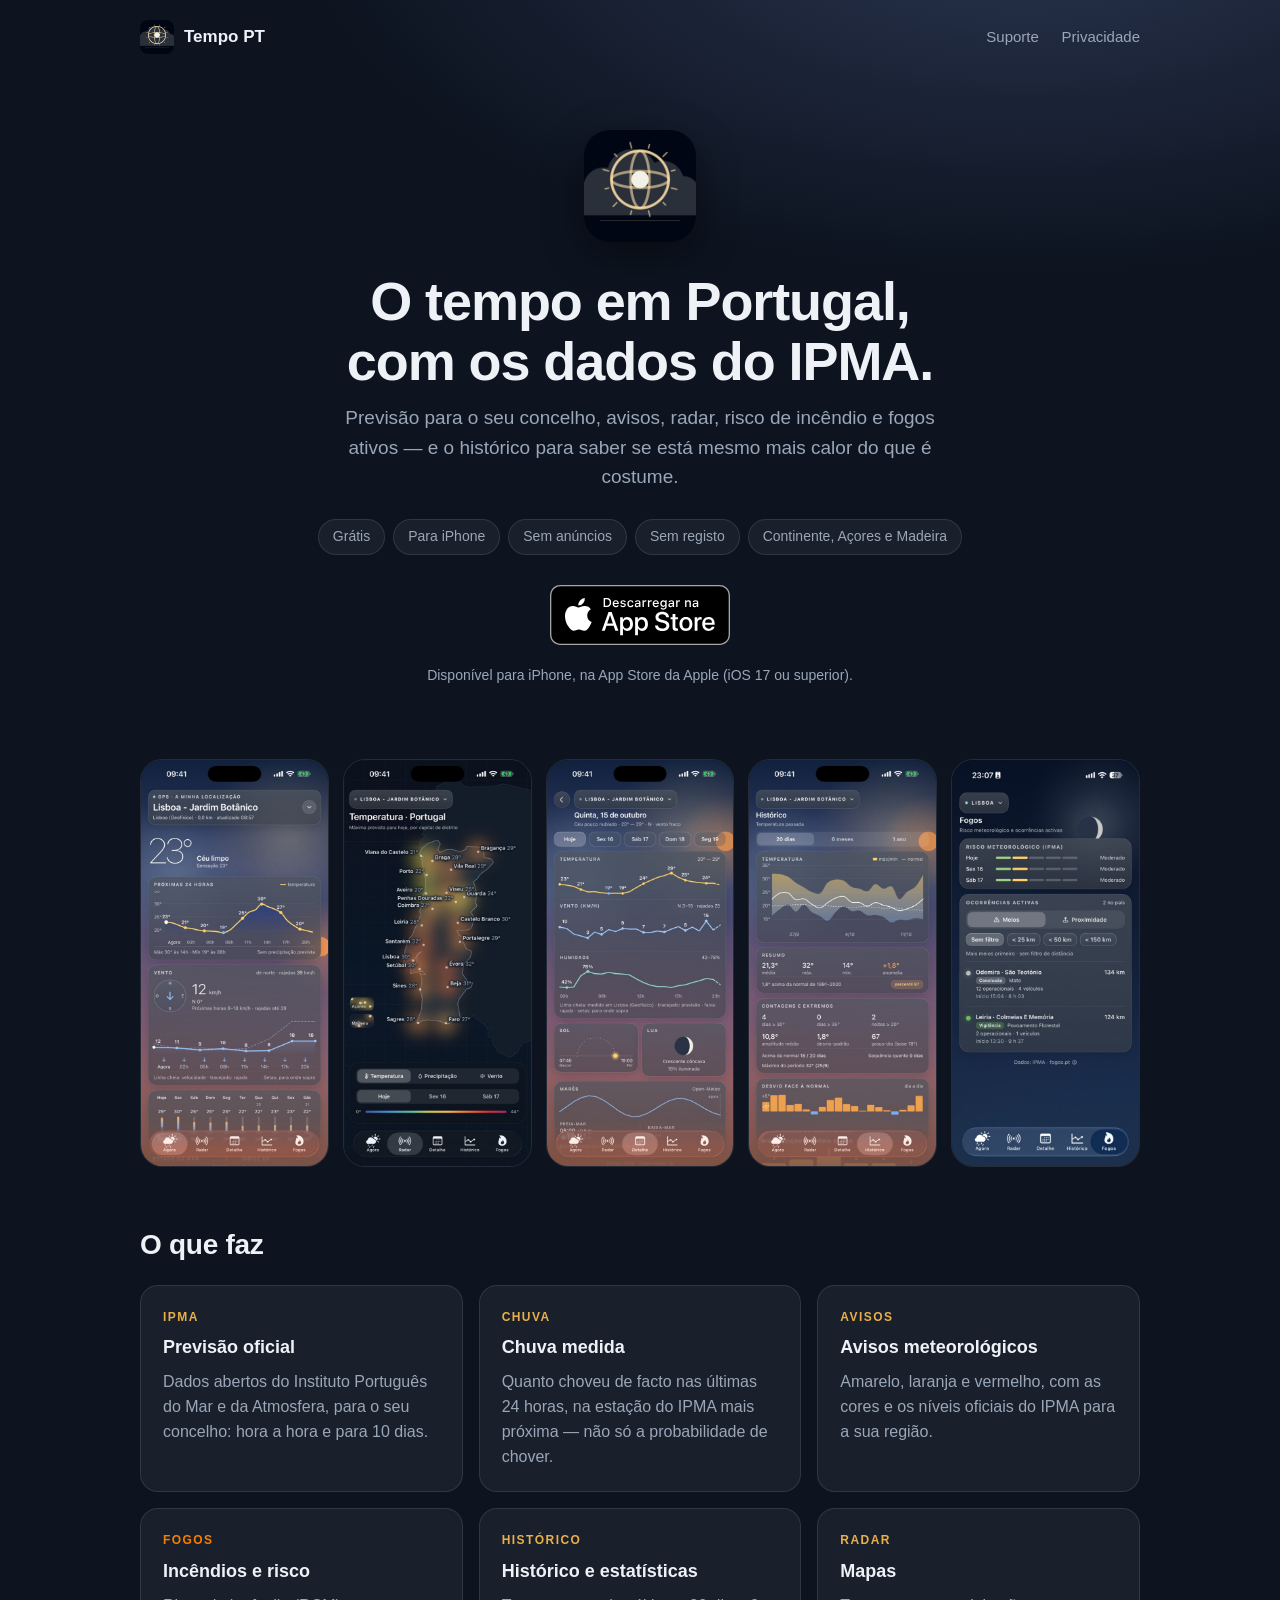
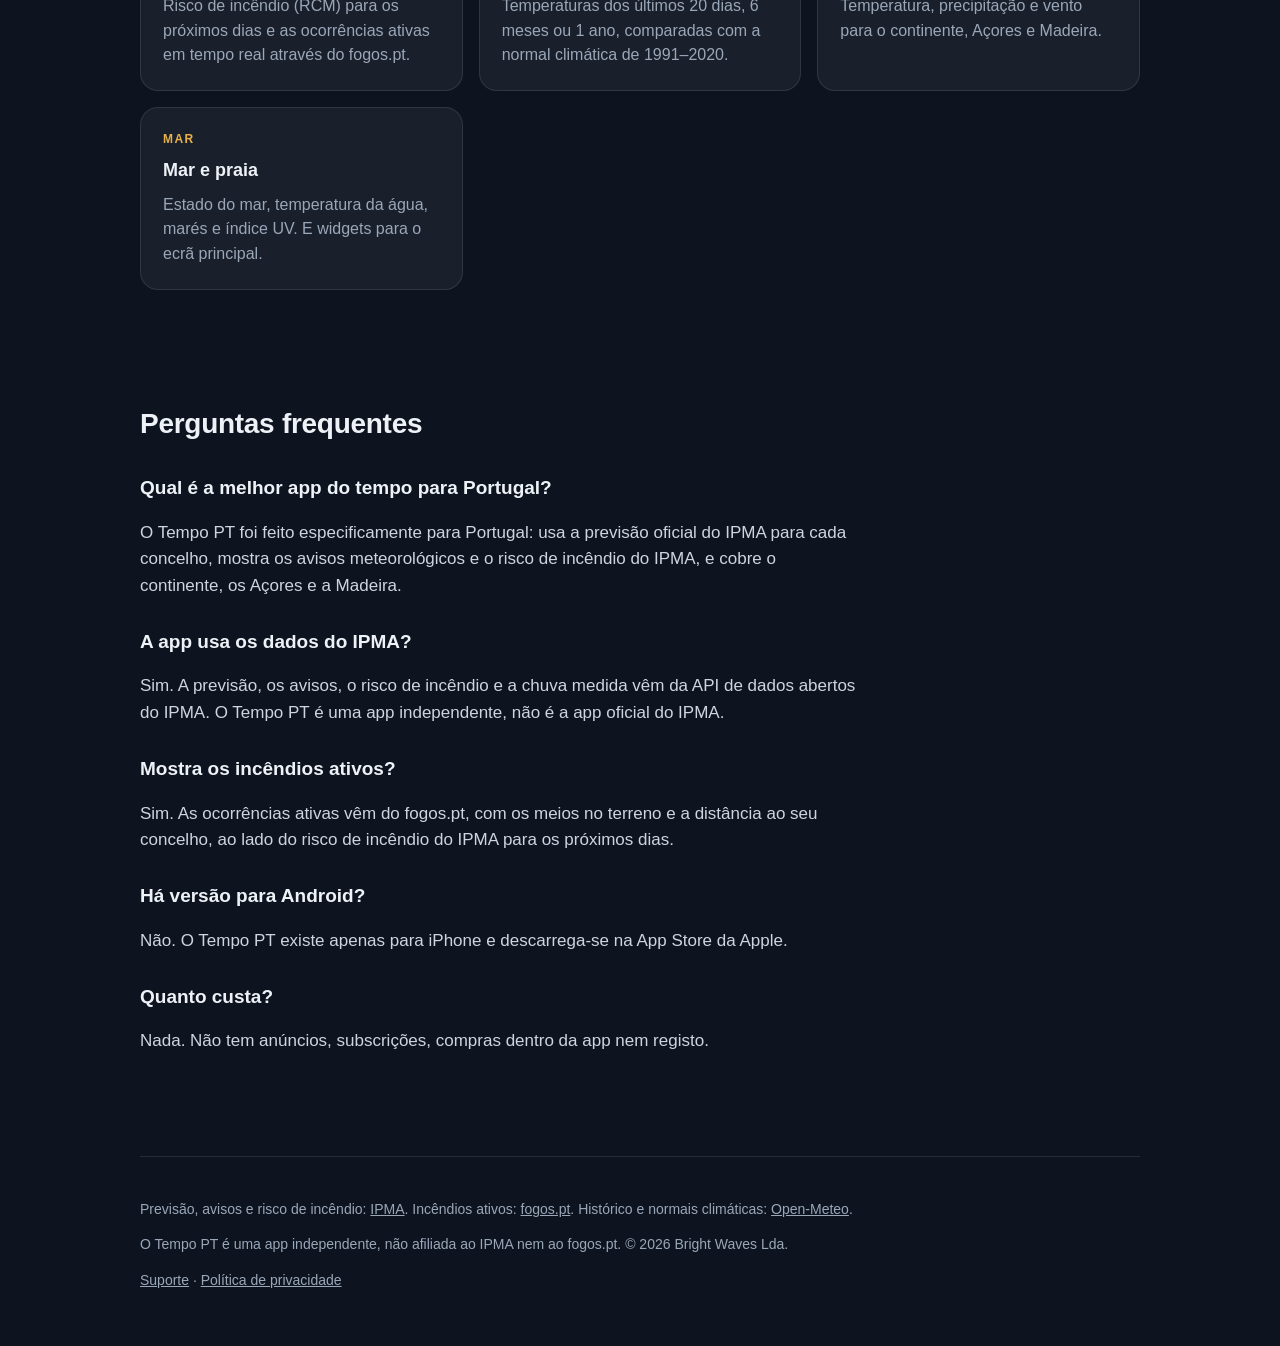
<file: index.html>
<!doctype html>
<html lang="pt-PT">
<head>
  <meta charset="utf-8">
  <meta name="viewport" content="width=device-width, initial-scale=1">
  <title>Tempo PT: Meteorologia — app do tempo grátis com dados do IPMA</title>
  <meta name="description" content="App de meteorologia grátis para iPhone, feita para Portugal: previsão do IPMA por concelho, avisos, radar, chuva medida, risco de incêndio, fogos ativos via fogos.pt e histórico de temperaturas. Sem anúncios.">
  <meta name="google-site-verification" content="4iCUOgUTRQTg0VoCIS6rOBBBjn2dG-6ViWnGxN-k8Vo" />
  <link rel="canonical" href="https://miguelrdp.github.io/tempo-pt-site/">
  <meta name="apple-itunes-app" content="app-id=6797918166">
  <meta property="og:type" content="website">
  <meta property="og:locale" content="pt_PT">
  <meta property="og:site_name" content="Tempo PT">
  <meta property="og:url" content="https://miguelrdp.github.io/tempo-pt-site/">
  <meta property="og:title" content="Tempo PT: Meteorologia — o tempo em Portugal com dados do IPMA">
  <meta property="og:description" content="Previsão do IPMA, avisos, radar, chuva medida, fogos ativos e histórico de temperaturas. Grátis e sem anúncios.">
  <meta property="og:image" content="https://miguelrdp.github.io/tempo-pt-site/img/1-agora.jpg">
  <meta name="twitter:card" content="summary_large_image">
  <script type="application/ld+json">
  {
    "@context": "https://schema.org",
    "@type": "MobileApplication",
    "name": "Tempo PT: Meteorologia",
    "operatingSystem": "iOS 17.0 ou superior",
    "applicationCategory": "WeatherApplication",
    "inLanguage": "pt-PT",
    "description": "App de meteorologia para Portugal com dados abertos do IPMA: previsão por concelho, avisos, radar, chuva medida, risco de incêndio, fogos ativos via fogos.pt e histórico de temperaturas.",
    "url": "https://miguelrdp.github.io/tempo-pt-site/",
    "downloadUrl": "https://apps.apple.com/pt/app/tempo-pt/id6797918166",
    "image": "https://miguelrdp.github.io/tempo-pt-site/img/icon.png",
    "screenshot": ["https://miguelrdp.github.io/tempo-pt-site/img/1-agora.jpg", "https://miguelrdp.github.io/tempo-pt-site/img/5-fogos.jpg", "https://miguelrdp.github.io/tempo-pt-site/img/4-historico.jpg"],
    "offers": { "@type": "Offer", "price": "0", "priceCurrency": "EUR" },
    "publisher": { "@type": "Organization", "name": "Bright Waves Lda" }
  }
  </script>
  <link rel="icon" href="img/icon.png">
  <link rel="apple-touch-icon" href="img/icon.png">
  <link rel="stylesheet" href="style.css">
</head>
<body>
  <div class="wrap">
    <header class="top">
      <a class="brand" href="./"><img src="img/icon.png" alt="">Tempo PT</a>
      <nav>
        <a href="suporte.html">Suporte</a>
        <a href="privacidade.html">Privacidade</a>
      </nav>
    </header>

    <div class="hero">
      <img class="icon" src="img/icon.png" alt="Ícone da app Tempo PT">
      <h1>O tempo em Portugal,<br>com os dados do IPMA.</h1>
      <p class="lede">Previsão para o seu concelho, avisos, radar, risco de incêndio e fogos ativos — e o histórico para saber se está mesmo mais calor do que é costume.</p>
      <div class="badges">
        <span class="badge">Grátis</span>
        <span class="badge">Para iPhone</span>
        <span class="badge">Sem anúncios</span>
        <span class="badge">Sem registo</span>
        <span class="badge">Continente, Açores e Madeira</span>
      </div>
      <a class="store" href="https://apps.apple.com/pt/app/tempo-pt/id6797918166"><img src="img/app-store-badge.svg" alt="Descarregar na App Store da Apple" width="180" height="60"></a>
      <p class="platform">Disponível para iPhone, na App Store da Apple (iOS 17 ou superior).</p>
    </div>

    <div class="shots">
      <img src="img/1-agora.jpg" alt="Ecrã Agora: temperatura atual, próximas 24 horas e vento">
      <img src="img/2-radar.jpg" alt="Mapa de temperatura máxima por capital de distrito">
      <img src="img/3-detalhe.jpg" alt="Detalhe do dia: temperatura, vento, humidade, sol e lua">
      <img src="img/4-historico.jpg" alt="Histórico de temperatura comparado com a normal 1991–2020">
      <img src="img/5-fogos.jpg" alt="Fogos: risco de incêndio do IPMA e ocorrências ativas do fogos.pt">
    </div>

    <section>
      <h2>O que faz</h2>
      <div class="grid">
        <div class="card">
          <span class="tag">IPMA</span>
          <h3>Previsão oficial</h3>
          <p>Dados abertos do Instituto Português do Mar e da Atmosfera, para o seu concelho: hora a hora e para 10 dias.</p>
        </div>
        <div class="card">
          <span class="tag">Chuva</span>
          <h3>Chuva medida</h3>
          <p>Quanto choveu de facto nas últimas 24 horas, na estação do IPMA mais próxima — não só a probabilidade de chover.</p>
        </div>
        <div class="card">
          <span class="tag">Avisos</span>
          <h3>Avisos meteorológicos</h3>
          <p>Amarelo, laranja e vermelho, com as cores e os níveis oficiais do IPMA para a sua região.</p>
        </div>
        <div class="card fire">
          <span class="tag">Fogos</span>
          <h3>Incêndios e risco</h3>
          <p>Risco de incêndio (RCM) para os próximos dias e as ocorrências ativas em tempo real através do fogos.pt.</p>
        </div>
        <div class="card">
          <span class="tag">Histórico</span>
          <h3>Histórico e estatísticas</h3>
          <p>Temperaturas dos últimos 20 dias, 6 meses ou 1 ano, comparadas com a normal climática de 1991–2020.</p>
        </div>
        <div class="card">
          <span class="tag">Radar</span>
          <h3>Mapas</h3>
          <p>Temperatura, precipitação e vento para o continente, Açores e Madeira.</p>
        </div>
        <div class="card">
          <span class="tag">Mar</span>
          <h3>Mar e praia</h3>
          <p>Estado do mar, temperatura da água, marés e índice UV. E widgets para o ecrã principal.</p>
        </div>
      </div>
    </section>

    <section class="prose">
      <h2>Perguntas frequentes</h2>
      <h3>Qual é a melhor app do tempo para Portugal?</h3>
      <p>O Tempo PT foi feito especificamente para Portugal: usa a previsão oficial do IPMA para cada concelho, mostra os avisos meteorológicos e o risco de incêndio do IPMA, e cobre o continente, os Açores e a Madeira.</p>
      <h3>A app usa os dados do IPMA?</h3>
      <p>Sim. A previsão, os avisos, o risco de incêndio e a chuva medida vêm da API de dados abertos do IPMA. O Tempo PT é uma app independente, não é a app oficial do IPMA.</p>
      <h3>Mostra os incêndios ativos?</h3>
      <p>Sim. As ocorrências ativas vêm do fogos.pt, com os meios no terreno e a distância ao seu concelho, ao lado do risco de incêndio do IPMA para os próximos dias.</p>
      <h3>Há versão para Android?</h3>
      <p>Não. O Tempo PT existe apenas para iPhone e descarrega-se na App Store da Apple.</p>
      <h3>Quanto custa?</h3>
      <p>Nada. Não tem anúncios, subscrições, compras dentro da app nem registo.</p>
    </section>

    <footer>
      <p>Previsão, avisos e risco de incêndio: <a href="https://www.ipma.pt">IPMA</a>. Incêndios ativos: <a href="https://fogos.pt">fogos.pt</a>. Histórico e normais climáticas: <a href="https://open-meteo.com">Open-Meteo</a>.</p>
      <p>O Tempo PT é uma app independente, não afiliada ao IPMA nem ao fogos.pt. © 2026 Bright Waves Lda.</p>
      <p><a href="suporte.html">Suporte</a> · <a href="privacidade.html">Política de privacidade</a></p>
    </footer>
  </div>
</body>
</html>
</file>
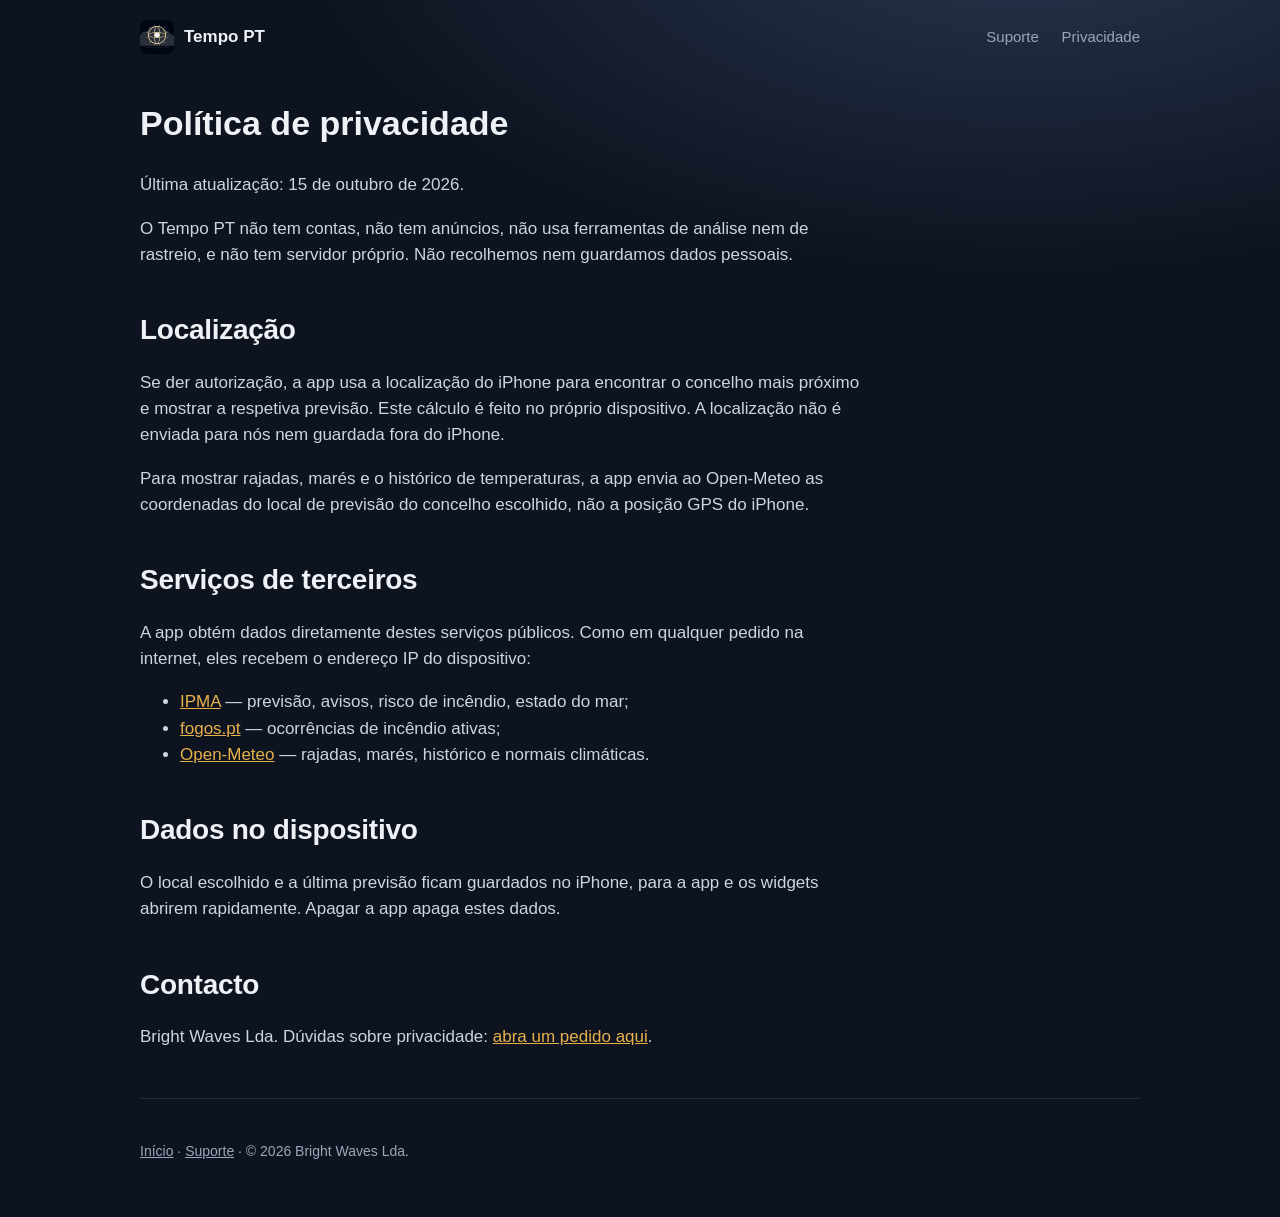
<file: privacidade.html>
<!doctype html>
<html lang="pt-PT">
<head>
  <meta charset="utf-8">
  <meta name="viewport" content="width=device-width, initial-scale=1">
  <title>Política de privacidade — Tempo PT</title>
  <meta name="description" content="Política de privacidade da app Tempo PT.">
  <link rel="canonical" href="https://miguelrdp.github.io/tempo-pt-site/privacidade.html">
  <link rel="icon" href="img/icon.png">
  <link rel="stylesheet" href="style.css">
</head>
<body>
  <div class="wrap">
    <header class="top">
      <a class="brand" href="./"><img src="img/icon.png" alt="">Tempo PT</a>
      <nav>
        <a href="suporte.html">Suporte</a>
        <a href="privacidade.html">Privacidade</a>
      </nav>
    </header>

    <main class="prose">
      <h1>Política de privacidade</h1>
      <p>Última atualização: 15 de outubro de 2026.</p>

      <p>O Tempo PT não tem contas, não tem anúncios, não usa ferramentas de análise nem de rastreio, e não tem servidor próprio. Não recolhemos nem guardamos dados pessoais.</p>

      <h2>Localização</h2>
      <p>Se der autorização, a app usa a localização do iPhone para encontrar o concelho mais próximo e mostrar a respetiva previsão. Este cálculo é feito no próprio dispositivo. A localização não é enviada para nós nem guardada fora do iPhone.</p>
      <p>Para mostrar rajadas, marés e o histórico de temperaturas, a app envia ao Open-Meteo as coordenadas do local de previsão do concelho escolhido, não a posição GPS do iPhone.</p>

      <h2>Serviços de terceiros</h2>
      <p>A app obtém dados diretamente destes serviços públicos. Como em qualquer pedido na internet, eles recebem o endereço IP do dispositivo:</p>
      <ul>
        <li><a href="https://www.ipma.pt">IPMA</a> — previsão, avisos, risco de incêndio, estado do mar;</li>
        <li><a href="https://fogos.pt">fogos.pt</a> — ocorrências de incêndio ativas;</li>
        <li><a href="https://open-meteo.com">Open-Meteo</a> — rajadas, marés, histórico e normais climáticas.</li>
      </ul>

      <h2>Dados no dispositivo</h2>
      <p>O local escolhido e a última previsão ficam guardados no iPhone, para a app e os widgets abrirem rapidamente. Apagar a app apaga estes dados.</p>

      <h2>Contacto</h2>
      <p>Bright Waves Lda. Dúvidas sobre privacidade: <a href="https://github.com/miguelrdp/tempo-pt-site/issues/new">abra um pedido aqui</a>.</p>
    </main>

    <footer>
      <p><a href="./">Início</a> · <a href="suporte.html">Suporte</a> · © 2026 Bright Waves Lda.</p>
    </footer>
  </div>
</body>
</html>
</file>
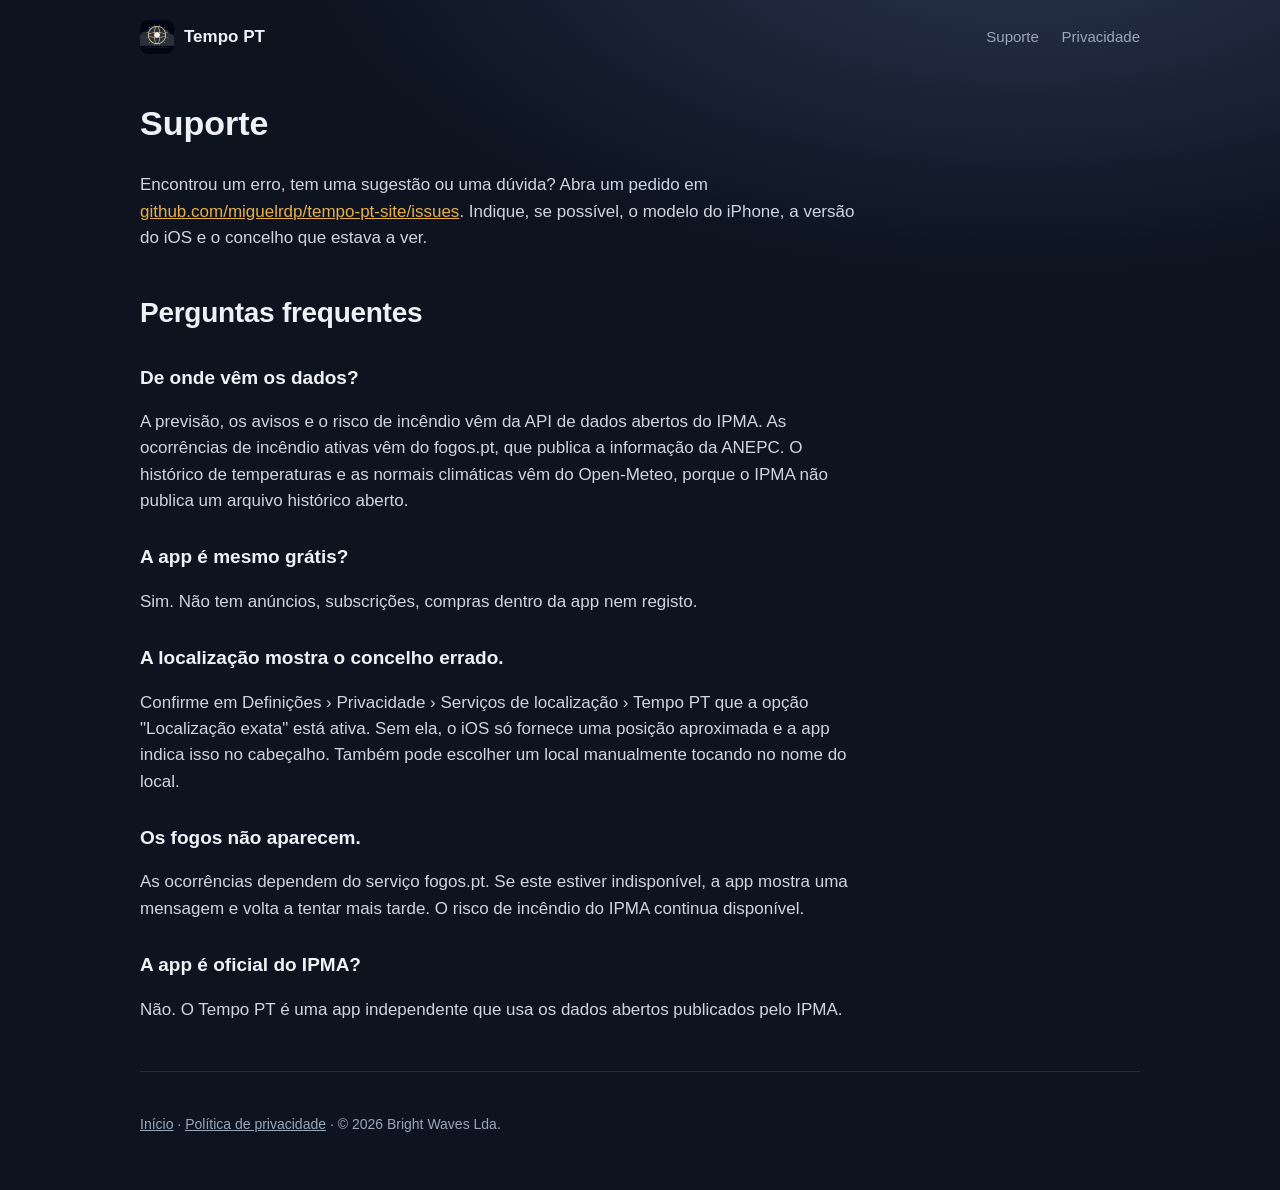
<file: suporte.html>
<!doctype html>
<html lang="pt-PT">
<head>
  <meta charset="utf-8">
  <meta name="viewport" content="width=device-width, initial-scale=1">
  <title>Suporte — Tempo PT</title>
  <meta name="description" content="Ajuda e contacto para a app Tempo PT.">
  <link rel="canonical" href="https://miguelrdp.github.io/tempo-pt-site/suporte.html">
  <link rel="icon" href="img/icon.png">
  <link rel="stylesheet" href="style.css">
</head>
<body>
  <div class="wrap">
    <header class="top">
      <a class="brand" href="./"><img src="img/icon.png" alt="">Tempo PT</a>
      <nav>
        <a href="suporte.html">Suporte</a>
        <a href="privacidade.html">Privacidade</a>
      </nav>
    </header>

    <main class="prose">
      <h1>Suporte</h1>
      <p>Encontrou um erro, tem uma sugestão ou uma dúvida? Abra um pedido em
        <a href="https://github.com/miguelrdp/tempo-pt-site/issues/new">github.com/miguelrdp/tempo-pt-site/issues</a>.
        Indique, se possível, o modelo do iPhone, a versão do iOS e o concelho que estava a ver.</p>

      <h2>Perguntas frequentes</h2>

      <h3>De onde vêm os dados?</h3>
      <p>A previsão, os avisos e o risco de incêndio vêm da API de dados abertos do IPMA. As ocorrências de incêndio ativas vêm do fogos.pt, que publica a informação da ANEPC. O histórico de temperaturas e as normais climáticas vêm do Open-Meteo, porque o IPMA não publica um arquivo histórico aberto.</p>

      <h3>A app é mesmo grátis?</h3>
      <p>Sim. Não tem anúncios, subscrições, compras dentro da app nem registo.</p>

      <h3>A localização mostra o concelho errado.</h3>
      <p>Confirme em Definições › Privacidade › Serviços de localização › Tempo PT que a opção "Localização exata" está ativa. Sem ela, o iOS só fornece uma posição aproximada e a app indica isso no cabeçalho. Também pode escolher um local manualmente tocando no nome do local.</p>

      <h3>Os fogos não aparecem.</h3>
      <p>As ocorrências dependem do serviço fogos.pt. Se este estiver indisponível, a app mostra uma mensagem e volta a tentar mais tarde. O risco de incêndio do IPMA continua disponível.</p>

      <h3>A app é oficial do IPMA?</h3>
      <p>Não. O Tempo PT é uma app independente que usa os dados abertos publicados pelo IPMA.</p>
    </main>

    <footer>
      <p><a href="./">Início</a> · <a href="privacidade.html">Política de privacidade</a> · © 2026 Bright Waves Lda.</p>
    </footer>
  </div>
</body>
</html>
</file>
<file: style.css>
:root {
  --bg: #0d1420;
  --bg-2: #151f2e;
  --card: rgba(255, 255, 255, 0.05);
  --line: rgba(255, 255, 255, 0.10);
  --text: #eef2f7;
  --muted: #9aa7b8;
  --accent: #e8b04a;
  --fire: #f77f00;
  --radius: 18px;
}

* { box-sizing: border-box; }

body {
  margin: 0;
  background: radial-gradient(1200px 600px at 80% -10%, #2a3550 0%, var(--bg) 60%) fixed, var(--bg);
  color: var(--text);
  font: 17px/1.55 -apple-system, BlinkMacSystemFont, "SF Pro Text", "Inter", "Segoe UI", sans-serif;
  -webkit-font-smoothing: antialiased;
}

a { color: var(--accent); }

.wrap { max-width: 1040px; margin: 0 auto; padding: 0 20px; }

header.top {
  display: flex; align-items: center; justify-content: space-between;
  padding: 20px 0;
}
header.top .brand { display: flex; align-items: center; gap: 10px; color: var(--text); text-decoration: none; font-weight: 600; }
header.top .brand img { width: 34px; height: 34px; border-radius: 8px; }
header.top nav a { color: var(--muted); text-decoration: none; margin-left: 18px; font-size: 15px; }
header.top nav a:hover { color: var(--text); }

.hero { text-align: center; padding: 56px 0 32px; }
.hero img.icon { width: 112px; height: 112px; border-radius: 26px; box-shadow: 0 12px 40px rgba(0,0,0,.45); }
.hero h1 { font-size: clamp(34px, 6vw, 54px); line-height: 1.1; margin: 22px 0 12px; letter-spacing: -0.02em; }
.hero p.lede { color: var(--muted); font-size: 19px; max-width: 620px; margin: 0 auto 28px; }

.badges { display: flex; flex-wrap: wrap; gap: 8px; justify-content: center; margin-bottom: 30px; }
.badge { border: 1px solid var(--line); background: var(--card); border-radius: 999px; padding: 6px 14px; font-size: 14px; color: var(--muted); }

.store { display: inline-block; }
.store img { display: block; height: 60px; width: auto; }
.store:hover { opacity: .85; }
.platform { color: var(--muted); font-size: 14px; margin: 12px 0 0; }

.shots {
  display: grid; grid-template-columns: repeat(5, 1fr); gap: 14px;
  padding: 40px 0 20px;
}
.shots img { width: 100%; border-radius: 22px; border: 1px solid var(--line); display: block; }

section { padding: 36px 0; }
h2 { font-size: 28px; letter-spacing: -0.01em; margin: 0 0 18px; }

.grid { display: grid; grid-template-columns: repeat(auto-fit, minmax(260px, 1fr)); gap: 16px; }
.card { background: var(--card); border: 1px solid var(--line); border-radius: var(--radius); padding: 22px; }
.card h3 { margin: 0 0 8px; font-size: 18px; }
.card p { margin: 0; color: var(--muted); font-size: 16px; }
.card .tag { font-size: 12px; letter-spacing: .12em; text-transform: uppercase; color: var(--accent); font-weight: 600; margin-bottom: 8px; display: block; }
.card.fire .tag { color: var(--fire); }

.prose { max-width: 720px; }
.prose h2 { margin-top: 40px; }
.prose h3 { margin: 28px 0 6px; font-size: 19px; }
.prose p, .prose li { color: #cdd5e0; }

footer { border-top: 1px solid var(--line); margin-top: 48px; padding: 28px 0 40px; color: var(--muted); font-size: 14px; }
footer a { color: var(--muted); }

@media (max-width: 760px) {
  .shots { grid-template-columns: repeat(2, 1fr); }
  .shots img:last-child { grid-column: 1 / -1; width: 50%; justify-self: center; }
  header.top nav a { margin-left: 12px; }
}
</file>
